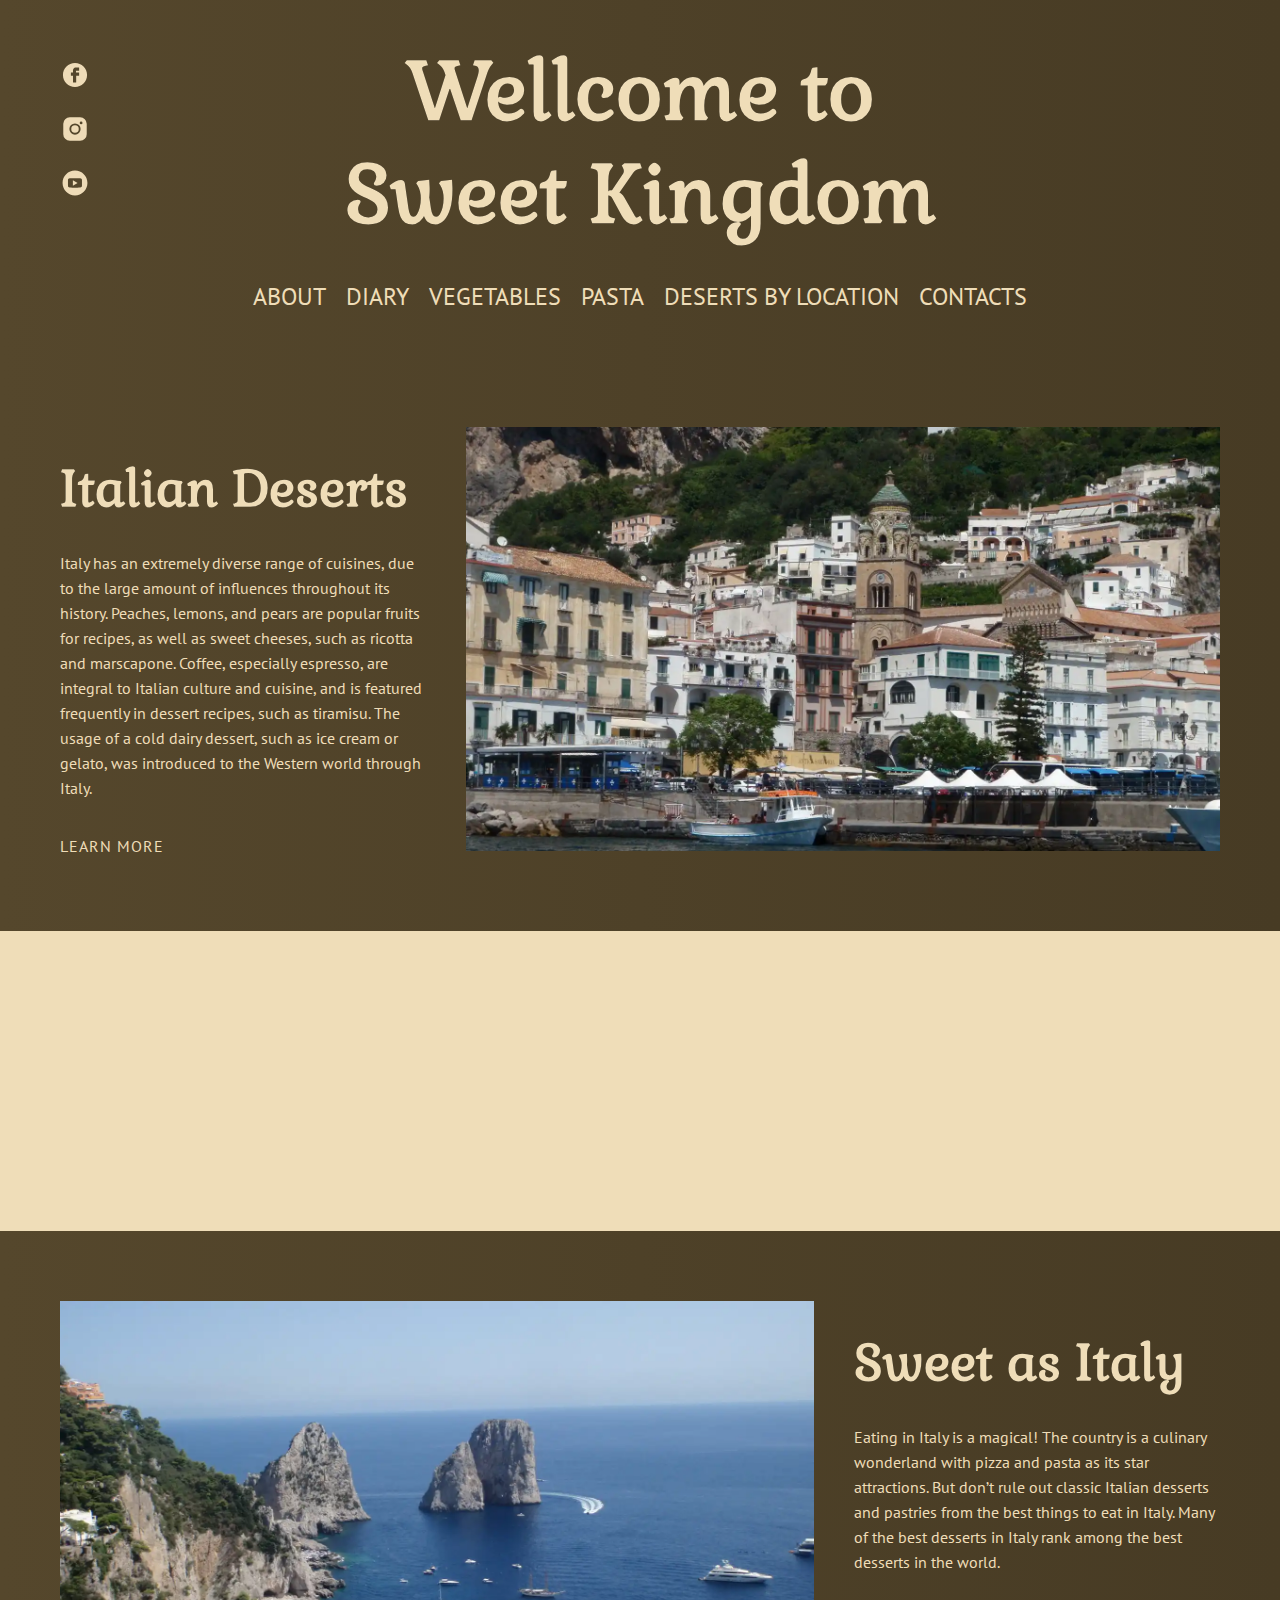
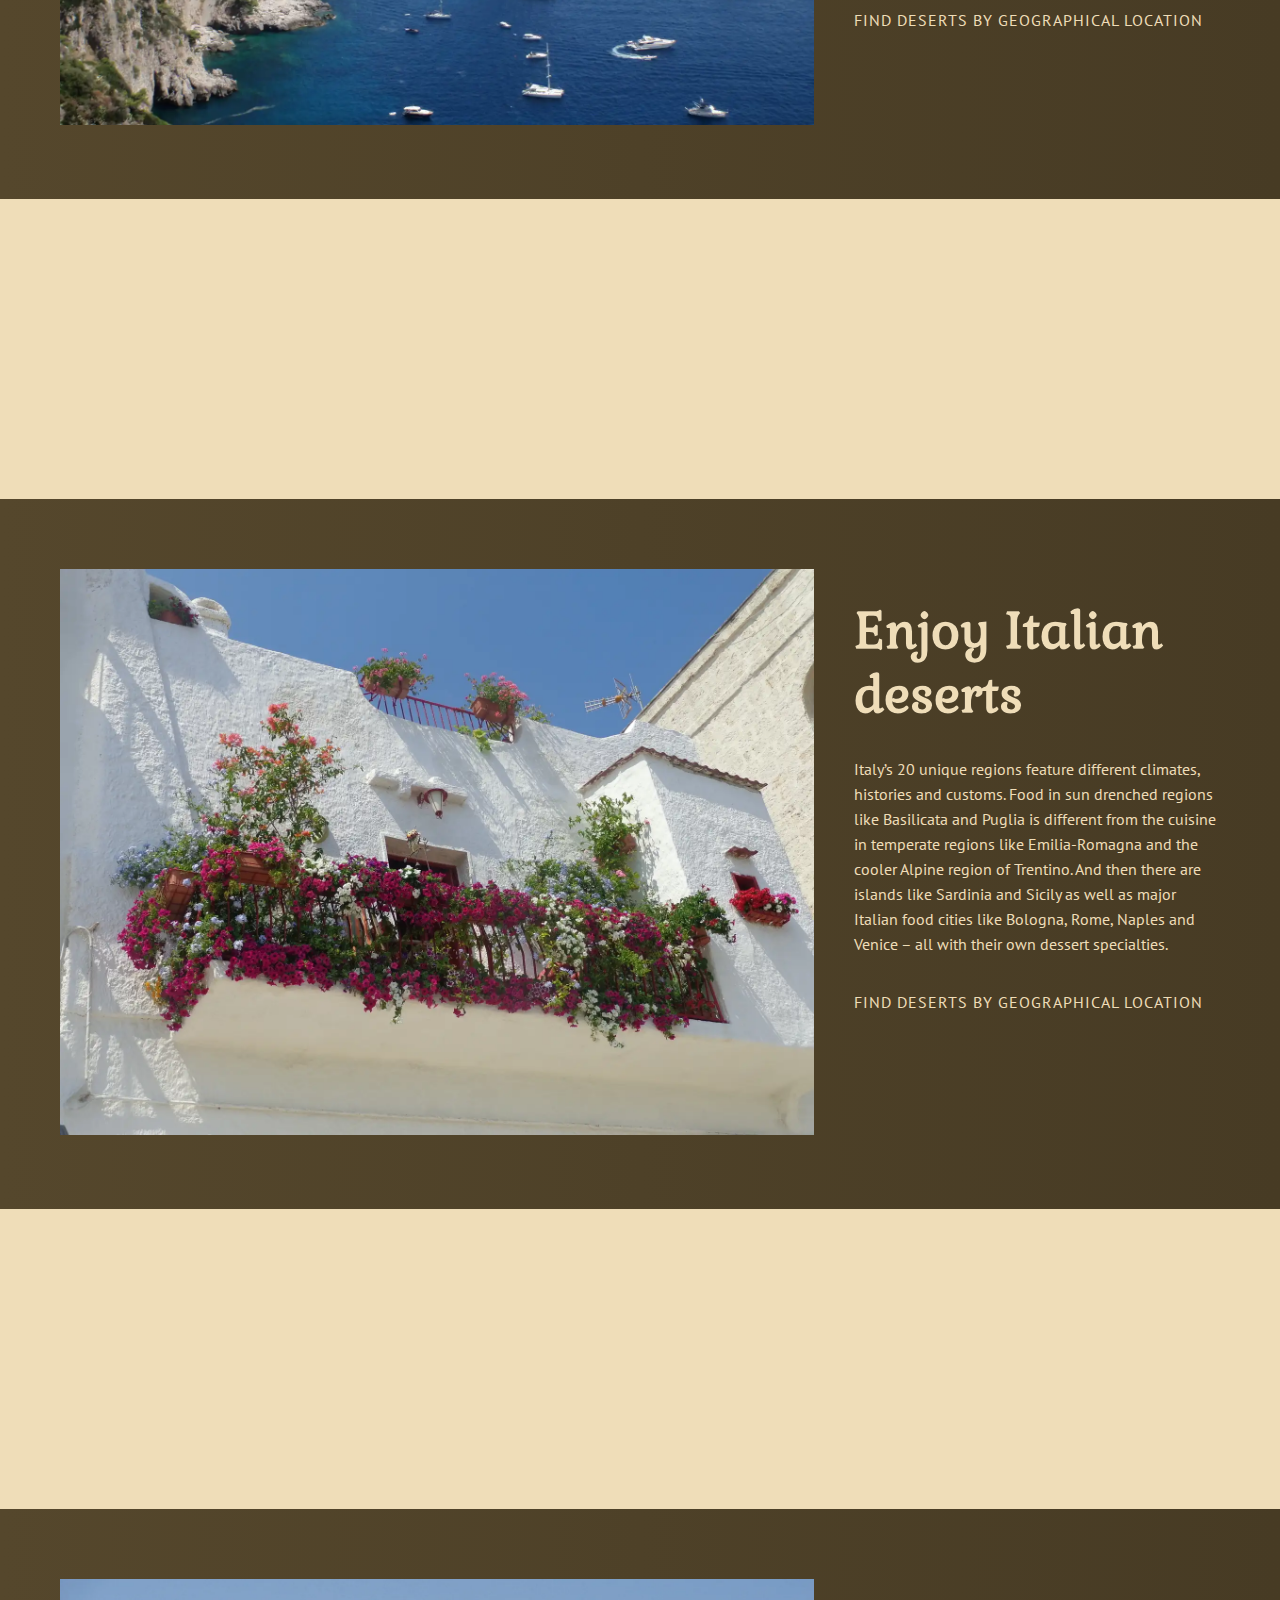
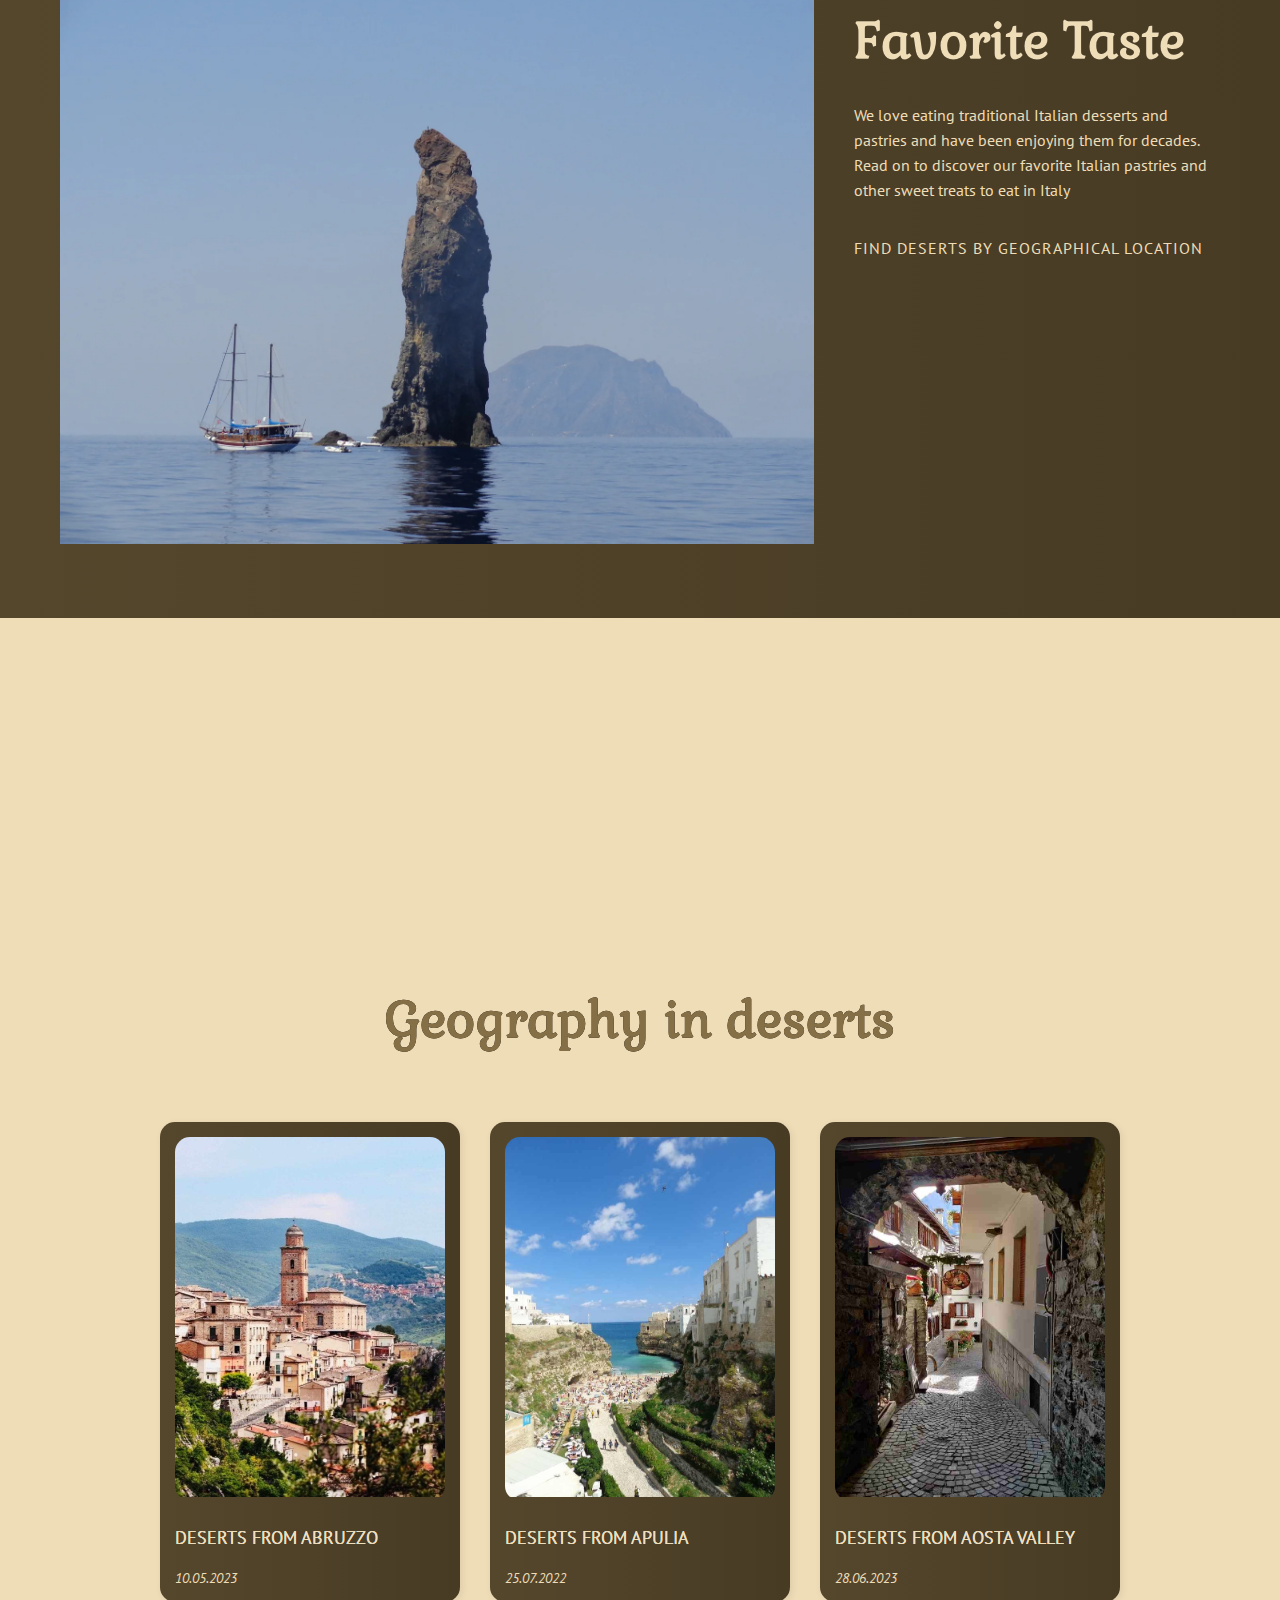
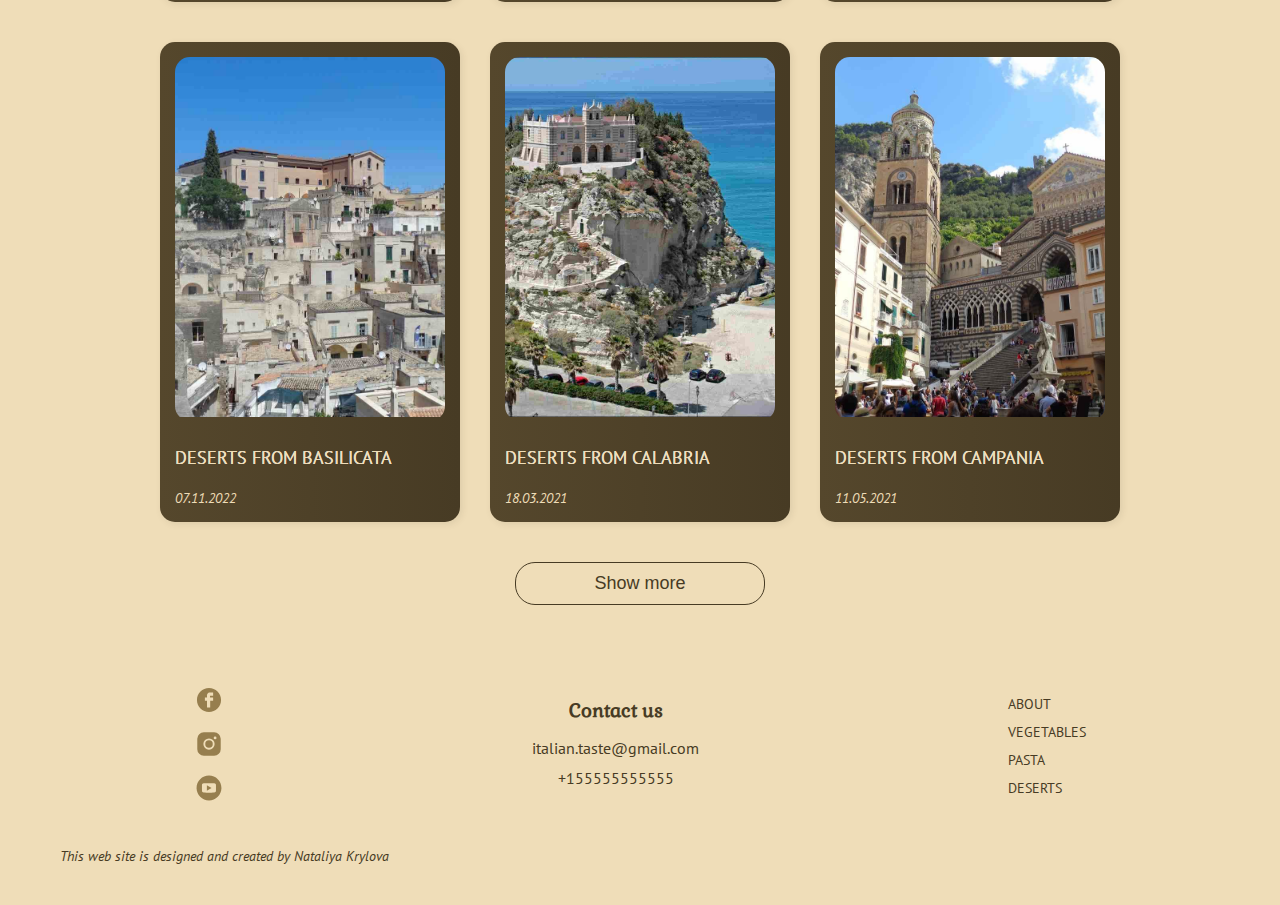
<file: deserts.html>
<!DOCTYPE html>
<html lang="en">
  <head>
    <meta charset="UTF-8">
    <meta http-equiv="X-UA-Compatible" content="IE=edge">
    <meta name="viewport" content="width=device-width, initial-scale=1.0">
    <meta name="description" content="Italian Deserts - Personal Blog about Italian Cuisine">
    <link rel="shortcut icon" href="./images/favico.ico" type="image/x-icon">
    <link rel="preconnect" href="https://fonts.googleapis.com">
    <link rel="preconnect" href="https://fonts.gstatic.com" crossorigin>
    <link
      href="https://fonts.googleapis.com/css2?family=Gabriela&family=PT+Sans:ital@0;1&display=swap"
      rel="stylesheet">
    <link rel="stylesheet" href="css/style.css">
    <title>Italian Deserts, Personal Blog about Italian Cuisine</title>
  </head>
  <body>
    <header class="header header_alternative">
      <div class="container">
        <h1 class="header__title header__title_alternative">
          Wellcome to<br>
          Sweet Kingdom
        </h1>
        <nav class="header__nav" id="header-nav">
          <ul class="header__list">
            <li class="header__item">
              <a
                href="index.html#about"
                class="header__link header__link_alternative"
                >About</a
              >
            </li>
            <li class="header__item">
              <a
                href="index.html#diary"
                class="header__link header__link_alternative"
                >Diary</a
              >
            </li>
            <li class="header__item">
              <a
                href="vegetables.html"
                class="header__link header__link_alternative"
                >Vegetables</a
              >
            </li>
            <li class="header__item">
              <a href="pasta.html" class="header__link header__link_alternative"
                >Pasta</a
              >
            </li>
            <li class="header__item">
              <a href="#location" class="header__link header__link_alternative"
                >Deserts by location</a
              >
            </li>
            <li class="header__item">
              <a href="#contacts" class="header__link header__link_alternative"
                >Contacts</a
              >
            </li>
          </ul>
        </nav>
        <div class="social">
          <ul class="social__list">
            <li class="social__item">
              <a
                href="https://www.facebook.com/"
                class="social__link social__link_alternative social__link_facebook"
                target="_blank" title="facebook"
              ></a>
            </li>
            <li class="social__item">
              <a
                href="https://www.instagram.com/"
                class="social__link social__link_alternative social__link_instagram"
                target="_blank" title="instagram"
              ></a>
            </li>
            <li class="social__item">
              <a
                href="https://www.youtube.com/"
                class="social__link social__link_alternative social__link_youtube"
                target="_blank" title="youtube"
              ></a>
            </li>
          </ul>
        </div>
        <div class="burger">
          <button class="burger__button" id="burger-button" title="Burger Menu Toggle">
            <span class="burger__line burger__line_alternate"></span>
            <span class="burger__line burger__line_alternate"></span>
            <span class="burger__line burger__line_alternate"></span>
          </button>
        </div>
      </div>
    </header>

    <main class="main">
      <section class="section section_alternative">
        <div class="container">
          <div class="flex-block-2">
            <div class="flex-block__column">
              <h2 class="section__title section__title_alternative">
                Italian Deserts
              </h2>
              <div>
                <p class="section__text">
                  Italy has an extremely diverse range of cuisines, due to the
                  large amount of influences throughout its history. Peaches,
                  lemons, and pears are popular fruits for recipes, as well as
                  sweet cheeses, such as ricotta and marscapone. Coffee,
                  especially espresso, are integral to Italian culture and
                  cuisine, and is featured frequently in dessert recipes, such
                  as tiramisu. The usage of a cold dairy dessert, such as ice
                  cream or gelato, was introduced to the Western world through
                  Italy.
                </p>
              </div>
              <a
                href="https://en.wikipedia.org/wiki/List_of_Italian_desserts_and_pastries"
                class="section__link"
                target="_blank"
                >Learn more</a
              >
            </div>
            <div class="flex-block__column flex-block__column_image">
              <picture>
                <source srcset="./images/deserts/page-deserts1.webp" type="image/webp"
                ></source>
                <source srcset="./images/deserts/page-deserts1.jpg" type="image/jpg"
                ></source>
                <img
                src="./images/deserts/page-deserts1.JPG"
                alt="Italian Positano landscape from the sea"
                class="flex-block__image">
              </picture>
            </div>
          </div>
        </div>
      </section>

      <section
        class="section parallax parallax_short parallax_sweet_1"
        title="Italian Torrone tipical winter desert"
      >
        <div class="container">
          <h2 class="visually-hidden_permanent">
            Italian Torrone tipical winter desert
          </h2>
        </div>
      </section>

      <section class="section section_alternative">
        <div class="container">
          <div class="flex-block-2 flex-block-2_reverse">
            <div class="flex-block__column">
              <h2 class="section__title section__title_alternative">
                Sweet as Italy
              </h2>
              <div>
                <p class="section__text">
                  Eating in Italy is a magical! The country is a culinary
                  wonderland with pizza and pasta as its star attractions. But
                  don’t rule out classic Italian desserts and pastries from the
                  best things to eat in Italy. Many of the best desserts in
                  Italy rank among the best desserts in the world.
                </p>
              </div>
              <a
                href="#location"
                class="section__link section__link_alternative"
                >Find deserts by geographical location</a
              >
            </div>
            <div class="flex-block__column flex-block__column_image">
              <picture>
                <source srcset="./images/deserts/page-deserts2.webp" type="image/webp"
                ></source>
                <source srcset="./images/deserts/page-deserts2.jpg" type="image/jpg"
                ></source>
                <img
                src="./images/deserts/page-deserts2.jpg"
                alt="Capri sea side landscape"
                class="flex-block__image">
              </picture>
            </div>
          </div>
        </div>
      </section>

      <section
        class="section parallax parallax_short parallax_sweet_2"
        title="Cannoli tipical desert from South Italy"
      >
        <div class="container">
          <h2 class="visually-hidden_permanent">
            Cannoli tipical desert from South Italy
          </h2>
        </div>
      </section>

      <section class="section section_alternative">
        <div class="container">
          <div class="flex-block-2 flex-block-2_reverse">
            <div class="flex-block__column">
              <h2 class="section__title section__title_alternative">
                Enjoy Italian deserts
              </h2>
              <div>
                <p class="section__text">
                  Italy’s 20 unique regions feature different climates,
                  histories and customs. Food in sun drenched regions like
                  Basilicata and Puglia is different from the cuisine in
                  temperate regions like Emilia-Romagna and the cooler Alpine
                  region of Trentino. And then there are islands like Sardinia
                  and Sicily as well as major Italian food cities like Bologna,
                  Rome, Naples and Venice – all with their own dessert
                  specialties.
                </p>
              </div>
              <a
                href="#location"
                class="section__link section__link_alternative"
                >Find deserts by geographical location</a
              >
            </div>
            <div class="flex-block__column flex-block__column_image">
              <picture>
                <source srcset="./images/deserts/page-deserts3.webp" type="image/webp"
                ></source>
                <source srcset="./images/deserts/page-deserts3.jpg" type="image/jpg"
                ></source>
                <img
                src="./images/deserts/page-deserts3.jpg"
                alt="Italian Positano landscape from the sea"
                class="flex-block__image">
              </picture>
            </div>
          </div>
        </div>
      </section>

      <section
        class="section parallax parallax_short parallax_sweet_3"
        title="Italian Tiramisu is known all over the world"
      >
        <div class="container">
          <h2 class="visually-hidden_permanent">
            Italian Tiramisu is known all over the world
          </h2>
        </div>
      </section>

      <section class="section section_alternative">
        <div class="container">
          <div class="flex-block-2 flex-block-2_reverse">
            <div class="flex-block__column">
              <h2 class="section__title section__title_alternative">
                Favorite Taste
              </h2>
              <div>
                <p class="section__text">
                  We love eating traditional Italian desserts and pastries and
                  have been enjoying them for decades. Read on to discover our
                  favorite Italian pastries and other sweet treats to eat in
                  Italy
                </p>
              </div>
              <a
                href="#location"
                class="section__link section__link_alternative"
                >Find deserts by geographical location</a
              >
            </div>
            <div class="flex-block__column flex-block__column_image">
              <picture>
                <source srcset="./images/deserts/page-deserts4.webp" type="image/webp"
                ></source>
                <source srcset="./images/deserts/page-deserts4.jpg" type="image/jpg"
                ></source>
                <img
                src="./images/deserts/page-deserts4.jpg"
                alt="Italian Positano landscape from the sea"
                class="flex-block__image">
              </picture>
            </div>
          </div>
        </div>
      </section>

      <section
        class="section parallax parallax_short parallax_sweet_4"
        title="Italian Ricciarelli tipical Cristmas cookies"
      >
        <div class="container">
          <h2 class="visually-hidden_permanent">
            Italian Ricciarelli tipical Cristmas cookies
          </h2>
        </div>
      </section>

      <section class="section section_center" id="location">
        <div class="container">
          <h2 class="section__title">Geography in deserts</h2>
          <ul class="block-grid block-grid_terziary" id="deserts-cards-wrapper">
          </ul>
          <button class="button" id="deserts-cards-btn">Show more</button>
        </div>
      </section>
    </main>

    <footer class="footer section footer_alternative" id="contacts">
      <div class="container container_flex">
        <div class="flex-block-3">
          <div class="social social_footer">
            <ul class="social__list social__list_footer">
              <li class="social__item">
                <a
                  href="https://www.facebook.com/"
                  class="social__link social__link_facebook"
                  target="_blank" title="facebook"
                ></a>
              </li>
              <li class="social__item">
                <a
                  href="https://www.instagram.com/"
                  class="social__link social__link_instagram"
                  target="_blank" title="instagram"
                ></a>
              </li>
              <li class="social__item">
                <a
                  href="https://www.youtube.com/"
                  class="social__link social__link_youtube"
                  target="_blank" title="youtube"
                ></a>
              </li>
            </ul>
          </div>
          <div class="footer__contacts">
            <h3 class="footer__title footer__title_alternative">Contact us</h3>
            <a
              href="mailto:italian.taste@gmail.com"
              class="footer__contacts-link"
              >italian.taste@gmail.com</a
            >
            <a href="tel:+155555555555" class="footer__contacts-link"
              >+155555555555</a
            >
          </div>
          <ul class="footer__list">
            <li class="footer__item">
              <a
                href="index.html#about"
                class="footer__link footer__link_alternative"
                >About</a
              >
            </li>
            <li class="footer__item">
              <a
                href="vegetables.html"
                class="footer__link footer__link_alternative"
                >Vegetables</a
              >
            </li>
            <li class="footer__item">
              <a href="pasta.html" class="footer__link footer__link_alternative"
                >Pasta</a
              >
            </li>
            <li class="footer__item">
              <a href="#location" class="footer__link footer__link_alternative"
                >Deserts</a
              >
            </li>
          </ul>
        </div>
        <a
          href="https://nataliitaly.github.io/rsschool-cv/"
          class="footer__author-link"
          target="_blank"
          >This web site is  designed and created by Nataliya Krylova</a
        >
      </div>
    </footer>

    <script src="js/burger.js"></script>
    <script src="js/cards.js"></script>
    <script src="js/deserts.js"></script>
    <script src="js/single-card.js"></script>
  </body>
</html>
</file>
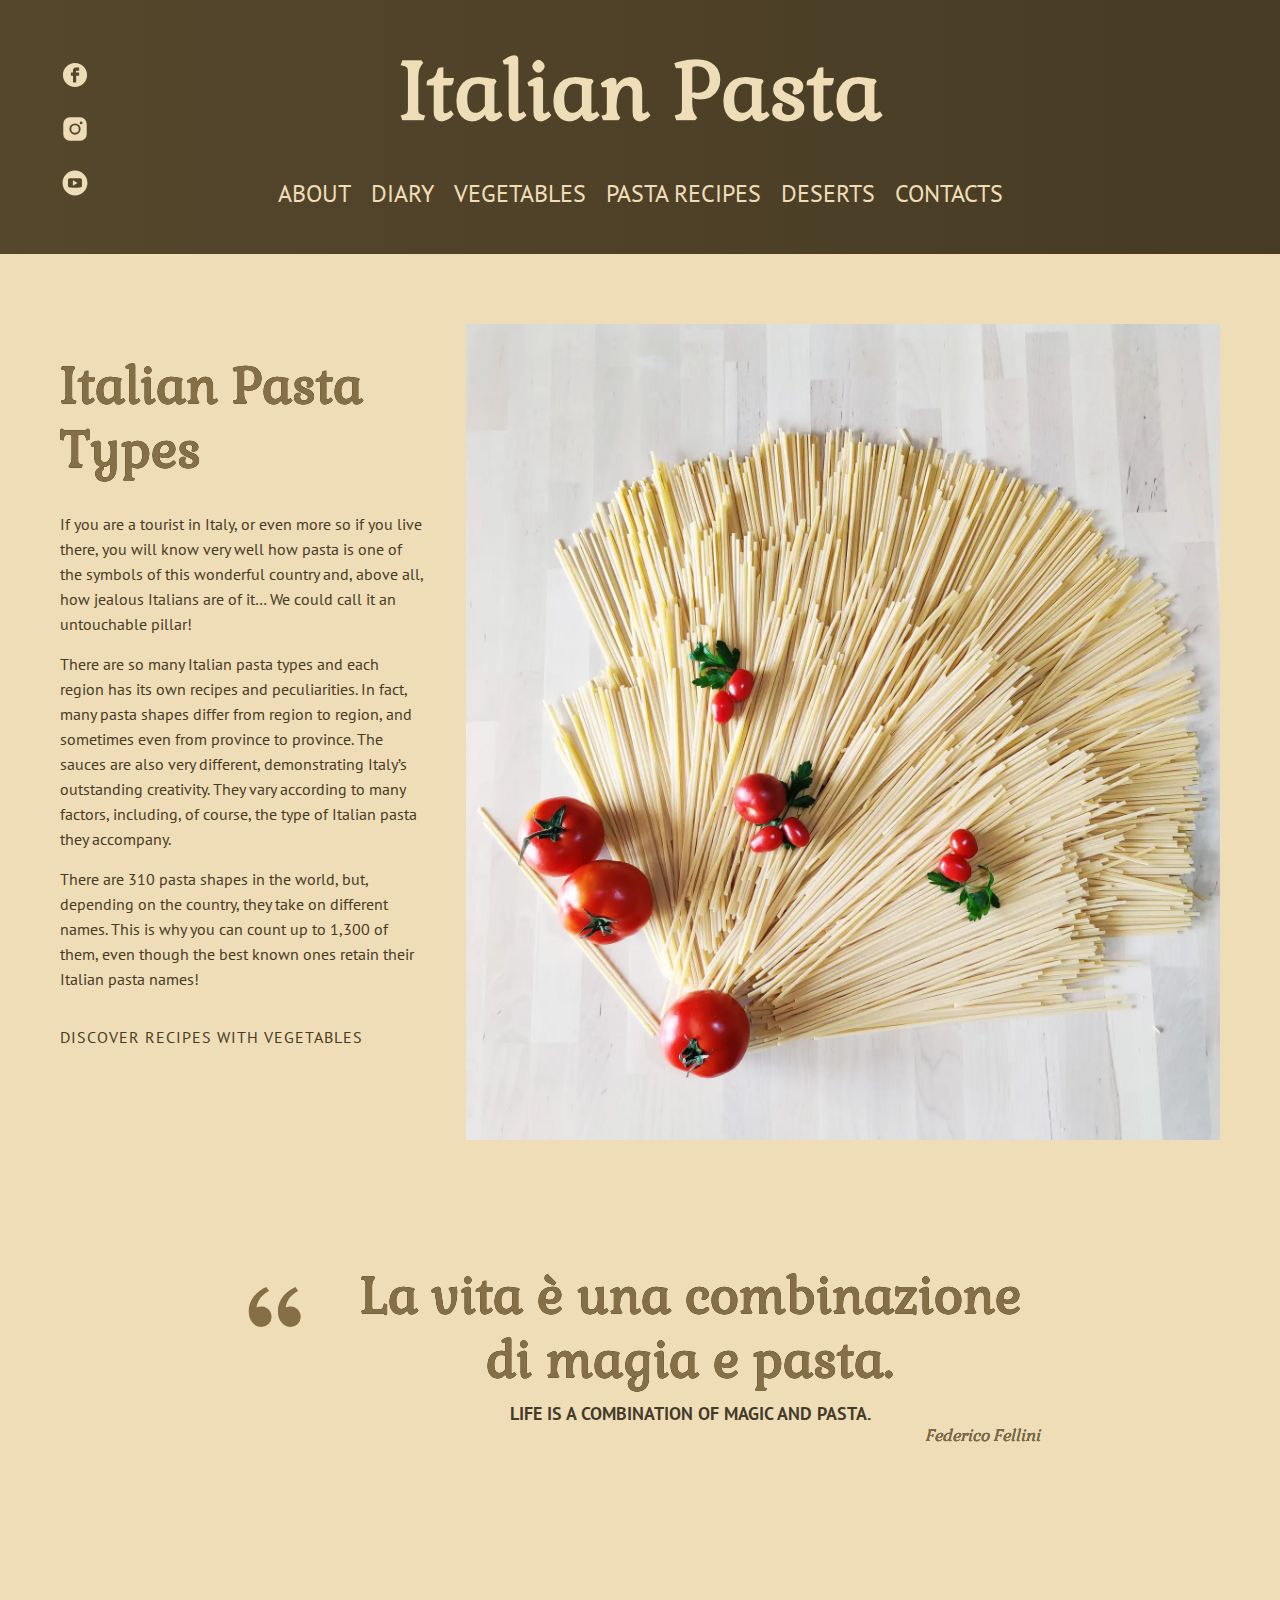
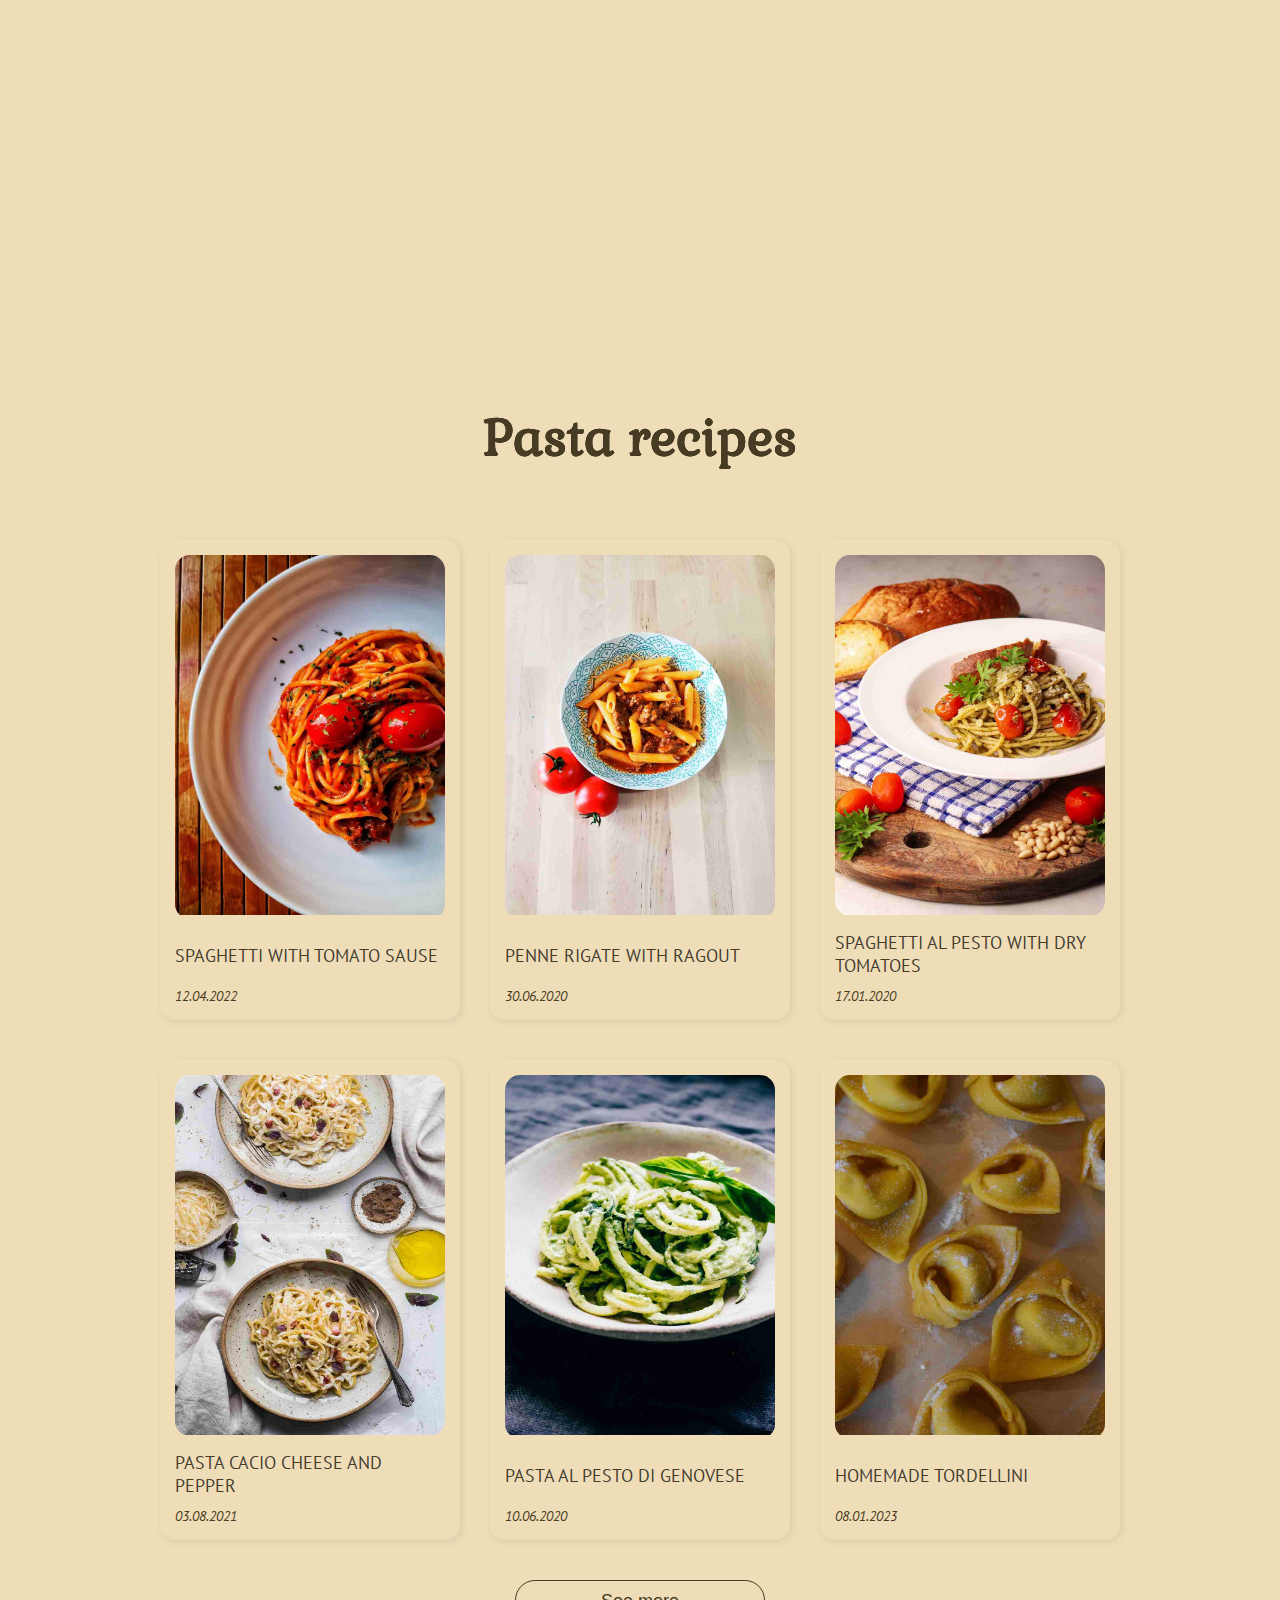
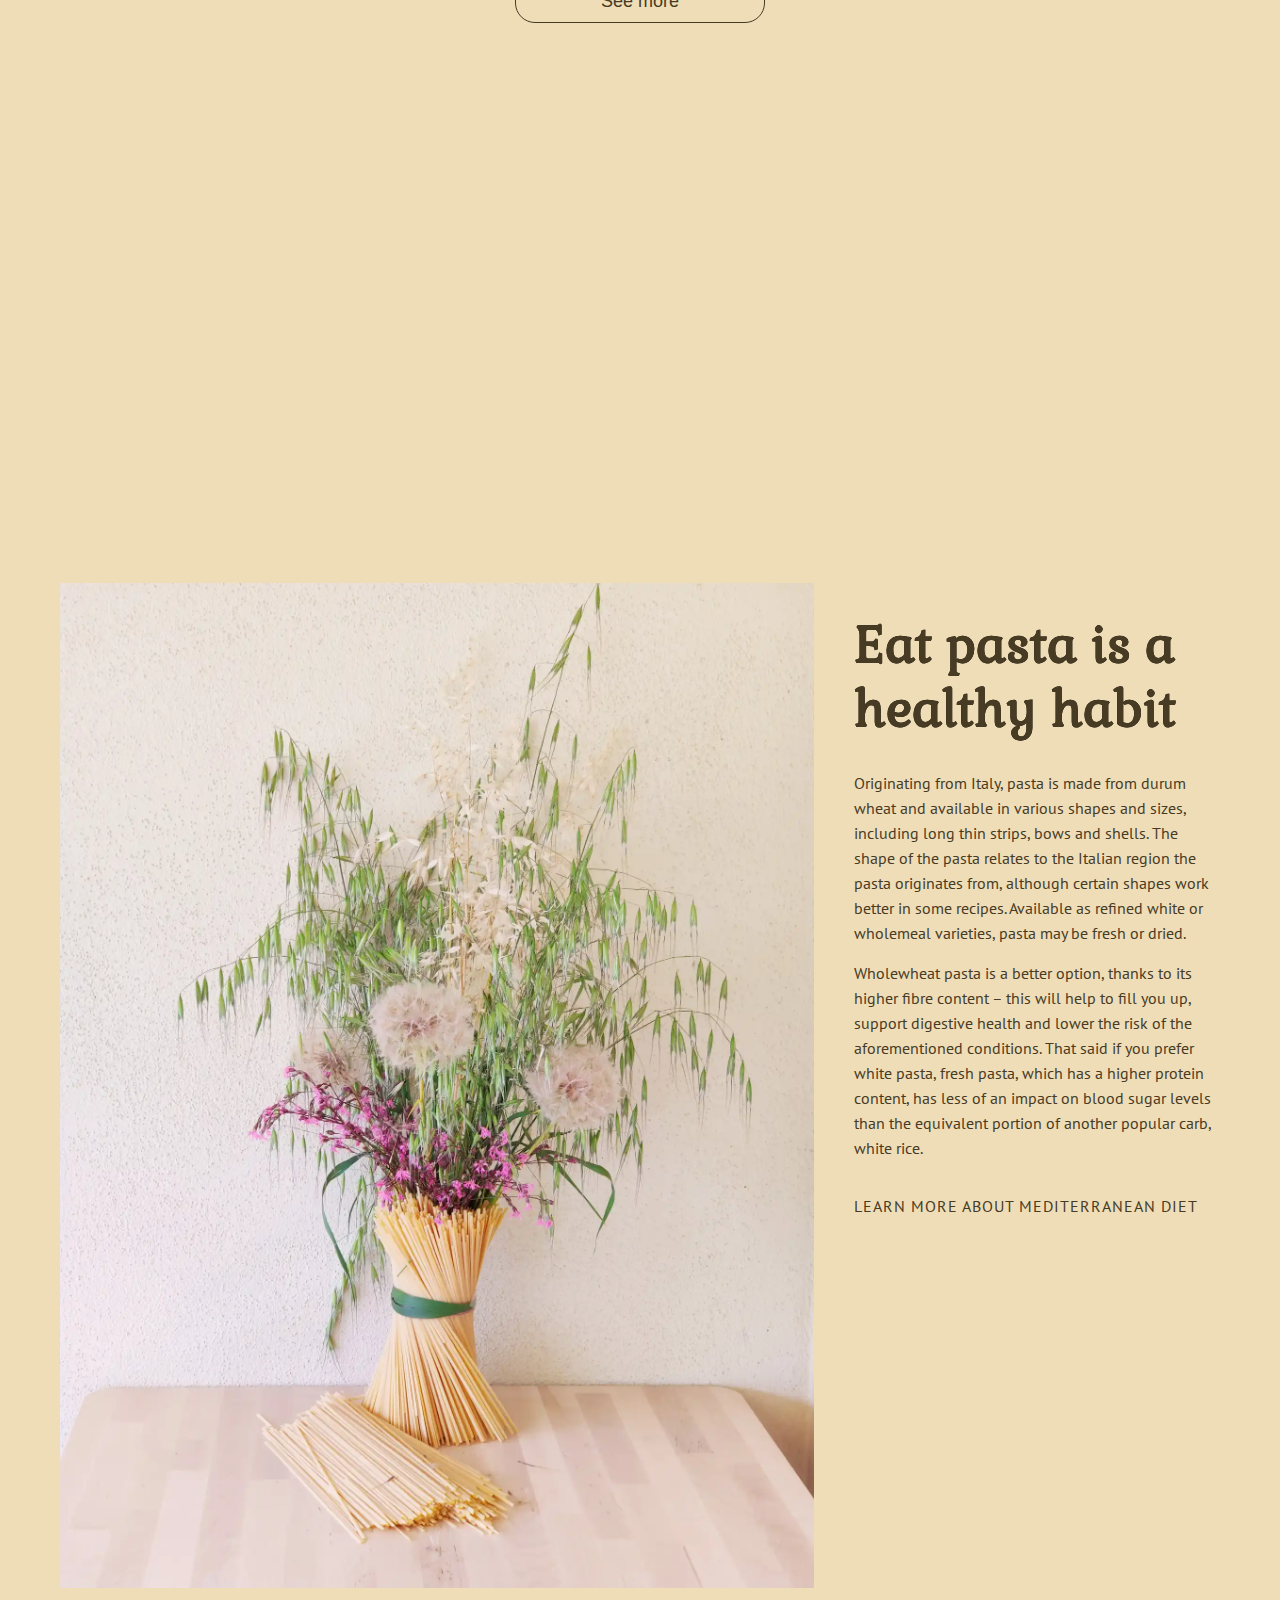
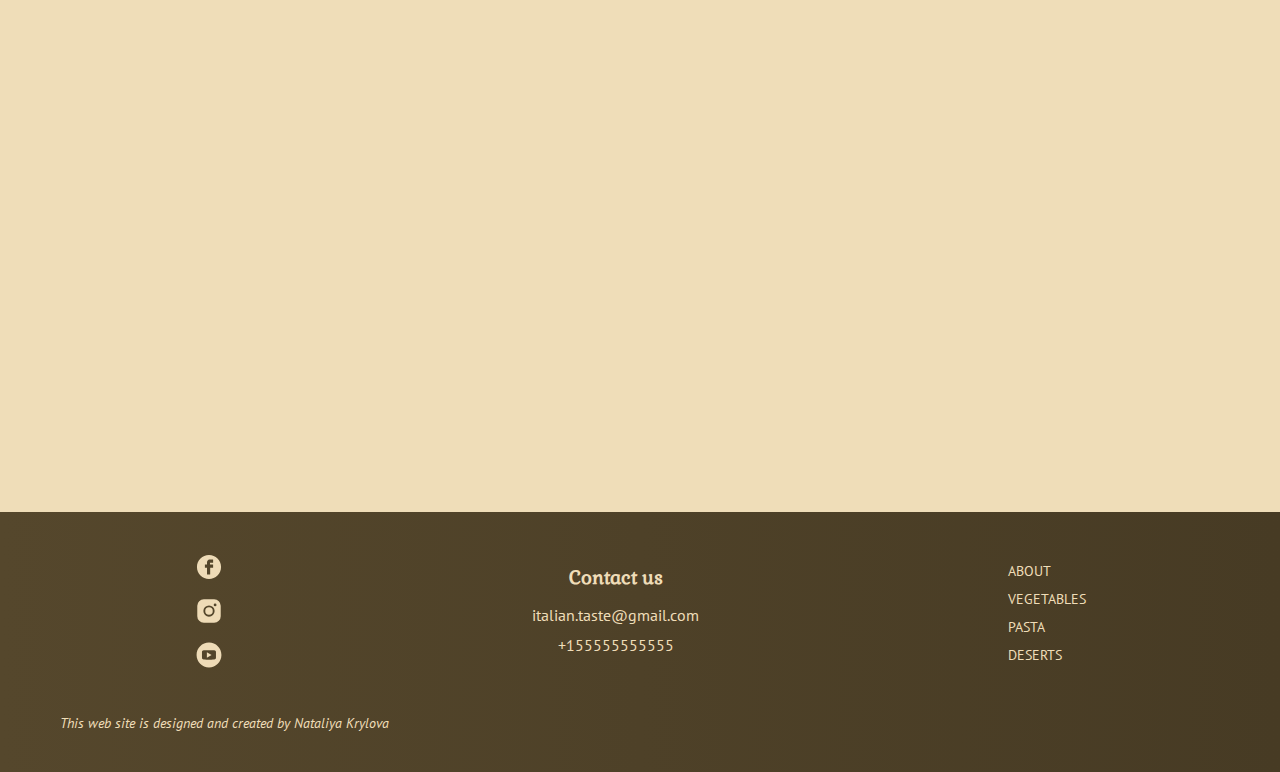
<file: pasta.html>
<!DOCTYPE html>
<html lang="en">
  <head>
    <meta charset="UTF-8">
    <meta http-equiv="X-UA-Compatible" content="IE=edge">
    <meta name="viewport" content="width=device-width, initial-scale=1.0">
    <meta name="description" content="Italian Pasta - Personal Blog about Italian Cuisine">
    <link rel="shortcut icon" href="./images/favico.ico" type="image/x-icon">
    <link rel="preconnect" href="https://fonts.googleapis.com">
    <link rel="preconnect" href="https://fonts.gstatic.com" crossorigin>
    <link
      href="https://fonts.googleapis.com/css2?family=Gabriela&family=PT+Sans:ital@0;1&display=swap"
      rel="stylesheet">
    <link rel="stylesheet" href="css/style.css">
    <title>Italian Pasta - Personal Blog about Italian Cuisine</title>
  </head>
  <body>
    <header class="header header_alternative">
      <div class="container">
        <h1 class="header__title header__title_alternative">Italian Pasta</h1>
        <nav class="header__nav" id="header-nav">
          <ul class="header__list">
            <li class="header__item">
              <a
                href="index.html#about"
                class="header__link header__link_alternative"
                >About</a
              >
            </li>
            <li class="header__item">
              <a
                href="index.html#diary"
                class="header__link header__link_alternative"
                >Diary</a
              >
            </li>
            <li class="header__item">
              <a
                href="vegetables.html"
                class="header__link header__link_alternative"
                >vegetables</a
              >
            </li>
            <li class="header__item">
              <a href="#recipes" class="header__link header__link_alternative"
                >Pasta recipes</a
              >
            </li>
            <li class="header__item">
              <a
                href="deserts.html"
                class="header__link header__link_alternative"
                >Deserts</a
              >
            </li>
            <li class="header__item">
              <a href="#contacts" class="header__link header__link_alternative"
                >Contacts</a
              >
            </li>
          </ul>
        </nav>
        <div class="social">
          <ul class="social__list">
            <li class="social__item">
              <a
                href=""
                class="social__link social__link_alternative social__link_facebook"
                target="_blank" title="facebook"
              ></a>
            </li>
            <li class="social__item">
              <a
                href=""
                class="social__link social__link_alternative social__link_instagram"
                target="_blank" title="instagram"
              ></a>
            </li>
            <li class="social__item">
              <a
                href=""
                class="social__link social__link_alternative social__link_youtube"
                target="_blank" title="youtube"
              ></a>
            </li>
          </ul>
        </div>
        <div class="burger">
          <button class="burger__button" id="burger-button" title="Burger Menu Toggle">
            <span class="burger__line burger__line_alternate"></span>
            <span class="burger__line burger__line_alternate"></span>
            <span class="burger__line burger__line_alternate"></span>
          </button>
        </div>
      </div>
    </header>

    <main class="main">
      <section class="section">
        <div class="container">
          <div class="flex-block-2">
            <div class="flex-block__column">
              <h2 class="section__title">Italian Pasta Types</h2>
              <div>
                <p class="section__text">
                  If you are a tourist in Italy, or even more so if you live
                  there, you will know very well how pasta is one of the symbols
                  of this wonderful country and, above all, how jealous Italians
                  are of it… We could call it an untouchable pillar!
                </p>
                <p class="section__text">
                  There are so many Italian pasta types and each region has its
                  own recipes and peculiarities. In fact, many pasta shapes
                  differ from region to region, and sometimes even from province
                  to province. The sauces are also very different, demonstrating
                  Italy’s outstanding creativity. They vary according to many
                  factors, including, of course, the type of Italian pasta they
                  accompany.
                </p>
                <p class="section__text">
                  There are 310 pasta shapes in the world, but, depending on the
                  country, they take on different names. This is why you can
                  count up to 1,300 of them, even though the best known ones
                  retain their Italian pasta names!
                </p>
              </div>
              <a href="#vegetables" class="section__link"
                >Discover recipes with vegetables</a
              >
            </div>
            <div class="flex-block__column flex-block__column_image">
              <picture>
                <source srcset="./images/pasta/pasta-1.webp" type="image/webp"
                ></source>
                <source srcset="./images/pasta/pasta-1.jpg" type="image/jpg"
                ></source>
                <img
                src="./images/pasta/pasta-1.jpg"
                alt="italian dry spaghetti decorated with cherry tomatoes"
                class="flex-block__image">
              </picture>
            </div>
          </div>
        </div>
      </section>

      <section class="section">
        <div class="container">
          <div>
            <h2 class="visually-hidden_permanent">Italian proverb</h2>
            <figure class="blockquote-block">
                <blockquote cite="https://www.italyfoodies.com/blog/italian-sayings-captions-quotes-about-italian-food" class="blockquote">
                    <p class="blockquote__text">La vita è una combinazione di magia e pasta.</p>
                    <p class="blockquote__translation">Life is a combination of magic and pasta.</p>
                </blockquote>
                <figcaption class="blockquote__cite"><cite>Federico Fellini</cite></figcaption>
            </figure>
          </div>
        </div>
      </section>

      <section
        class="section parallax parallax_pasta_1"
        title="Diferent types of italian pasta"
      >
        <div class="container">
          <h2 class="visually-hidden_permanent">
            Diferent types of italian pasta
          </h2>
        </div>
      </section>

      <section class="section section_center section_secondary" id="recipes">
        <div class="container">
          <h2 class="section__title section__title_secondary">Pasta recipes</h2>
          <ul class="block-grid block-grid_secondary" id="pasta-cards-wrapper">
          </ul>
          <button class="button button_secondary" id="pasta-cards-btn">
            See more
          </button>
        </div>
      </section>

      <section
        class="section parallax parallax_pasta_2"
        title="Diferent types of italian pasta"
      >
        <div class="container">
          <h2 class="visually-hidden_permanent">
            Diferent types of italian pasta
          </h2>
        </div>
      </section>

      <section class="section" id="vegetables">
        <div class="container">
          <div class="flex-block-2 flex-block-2_reverse">
            <div class="flex-block__column">
              <h2 class="section__title section__title_secondary">
                Eat pasta is a healthy habit
              </h2>
              <div>
                <p class="section__text">
                  Originating from Italy, pasta is made from durum wheat and
                  available in various shapes and sizes, including long thin
                  strips, bows and shells. The shape of the pasta relates to the
                  Italian region the pasta originates from, although certain
                  shapes work better in some recipes. Available as refined white
                  or wholemeal varieties, pasta may be fresh or dried.
                </p>
                <p class="section__text">
                  Wholewheat pasta is a better option, thanks to its higher
                  fibre content – this will help to fill you up, support
                  digestive health and lower the risk of the aforementioned
                  conditions. That said if you prefer white pasta, fresh pasta,
                  which has a higher protein content, has less of an impact on
                  blood sugar levels than the equivalent portion of another
                  popular carb, white rice.
                </p>
              </div>
              <a
                href="vegetables.html"
                class="section__link section__link_alternative"
                >Learn more about Mediterranean diet</a
              >
            </div>
            <div class="flex-block__column flex-block__column_image">
              <picture>
                <source srcset="./images/pasta/pasta-2.webp" type="image/webp"
                ></source>
                <source srcset="./images/pasta/pasta-2.jpg" type="image/jpg"
                ></source>
                <img
                src="./images/pasta/pasta-2.jpg"
                alt="fresh red tomatoes and green celery"
                class="flex-block__image">
              </picture>
            </div>
          </div>
        </div>
      </section>

      <section class="section parallax parallax_sea" title="Sea side landscape">
        <div class="container">
          <h2 class="visually-hidden_permanent">Italian sea side landscape</h2>
        </div>
      </section>
    </main>

    <footer class="footer section" id="contacts">
      <div class="container container_flex">
        <div class="flex-block-3">
          <div class="social social_footer">
            <ul class="social__list social__list_footer">
              <li class="social__item">
                <a
                  href="https://www.facebook.com/"
                  class="social__link social__link_alternative social__link_facebook"
                  target="_blank" title="facebook"
                ></a>
              </li>
              <li class="social__item">
                <a
                  href="https://www.instagram.com/"
                  class="social__link social__link_alternative social__link_instagram"
                  target="_blank" title="instagram"
                ></a>
              </li>
              <li class="social__item">
                <a
                  href="https://www.youtube.com/"
                  class="social__link social__link_alternative social__link_youtube"
                  target="_blank" title="youtube"
                ></a>
              </li>
            </ul>
          </div>
          <div class="footer__contacts">
            <h3 class="footer__title footer__title_alternative">Contact us</h3>
            <a
              href="mailto:italian.taste@gmail.com"
              class="footer__contacts-link"
              >italian.taste@gmail.com</a
            >
            <a href="tel:+155555555555" class="footer__contacts-link"
              >+155555555555</a
            >
          </div>
          <ul class="footer__list">
            <li class="footer__item">
              <a href="index.html#about" class="footer__link">About</a>
            </li>
            <li class="footer__item">
              <a href="vegetables.html" class="footer__link">Vegetables</a>
            </li>
            <li class="footer__item">
              <a href="pasta.html" class="footer__link">Pasta</a>
            </li>
            <li class="footer__item">
              <a href="deserts.html" class="footer__link">Deserts</a>
            </li>
          </ul>
        </div>
        <a
          href="https://nataliitaly.github.io/rsschool-cv/"
          class="footer__author-link"
          target="_blank"
          >This web site is  designed and created by Nataliya Krylova</a
        >
      </div>
    </footer>

    <script src="js/burger.js"></script>
    <script src="js/cards.js"></script>
    <script src="js/pasta.js"></script>
    <script src="js/single-card.js"></script>
  </body>
</html>
</file>
<file: css/style.css>
@import "./block-grid.css";
@import "./blockquote.css";
@import "./burger.css";
@import "./button.css";
@import "./card.css";
@import "./container.css";
@import "./flex-block.css";
@import "./footer.css";
@import "./header.css";
@import "./parallax.css";
@import "./section.css";
@import "./single-card.css";
@import "./social.css";
@import "./visualy-hidden.css";

:root {
    --primary-color: #EFDDB8;
    --secondary-color: #9E8042;
    --accent-color: #957e50;
    --primary-text-color: #473B24;
    --hover-text-color: #856f46;   /*#55472c;*/
    --terziary-color: #F2EDE3;
    --primary-gradient: linear-gradient(90deg, #55472c, #473B24);
}

* {
    margin: 0;
    padding: 0;
    border: none;
    text-decoration: none;
    box-sizing: border-box;
}

html {
    scroll-behavior: smooth;
    font-size: 10px;
}

body {
    font-family: 'PT Sans', sans-serif;
    font-weight: normal;
    font-size: 1.6rem;
    color: var(--primary-text-color);
}

.block {
    overflow-y: hidden;
}

h1,
h2,
h3 {
    font-family: 'Gabriela', serif;
    color: var(--hover-text-color);
}

ul {
    list-style: none;
}

a {
    color: inherit;
}
</file>
